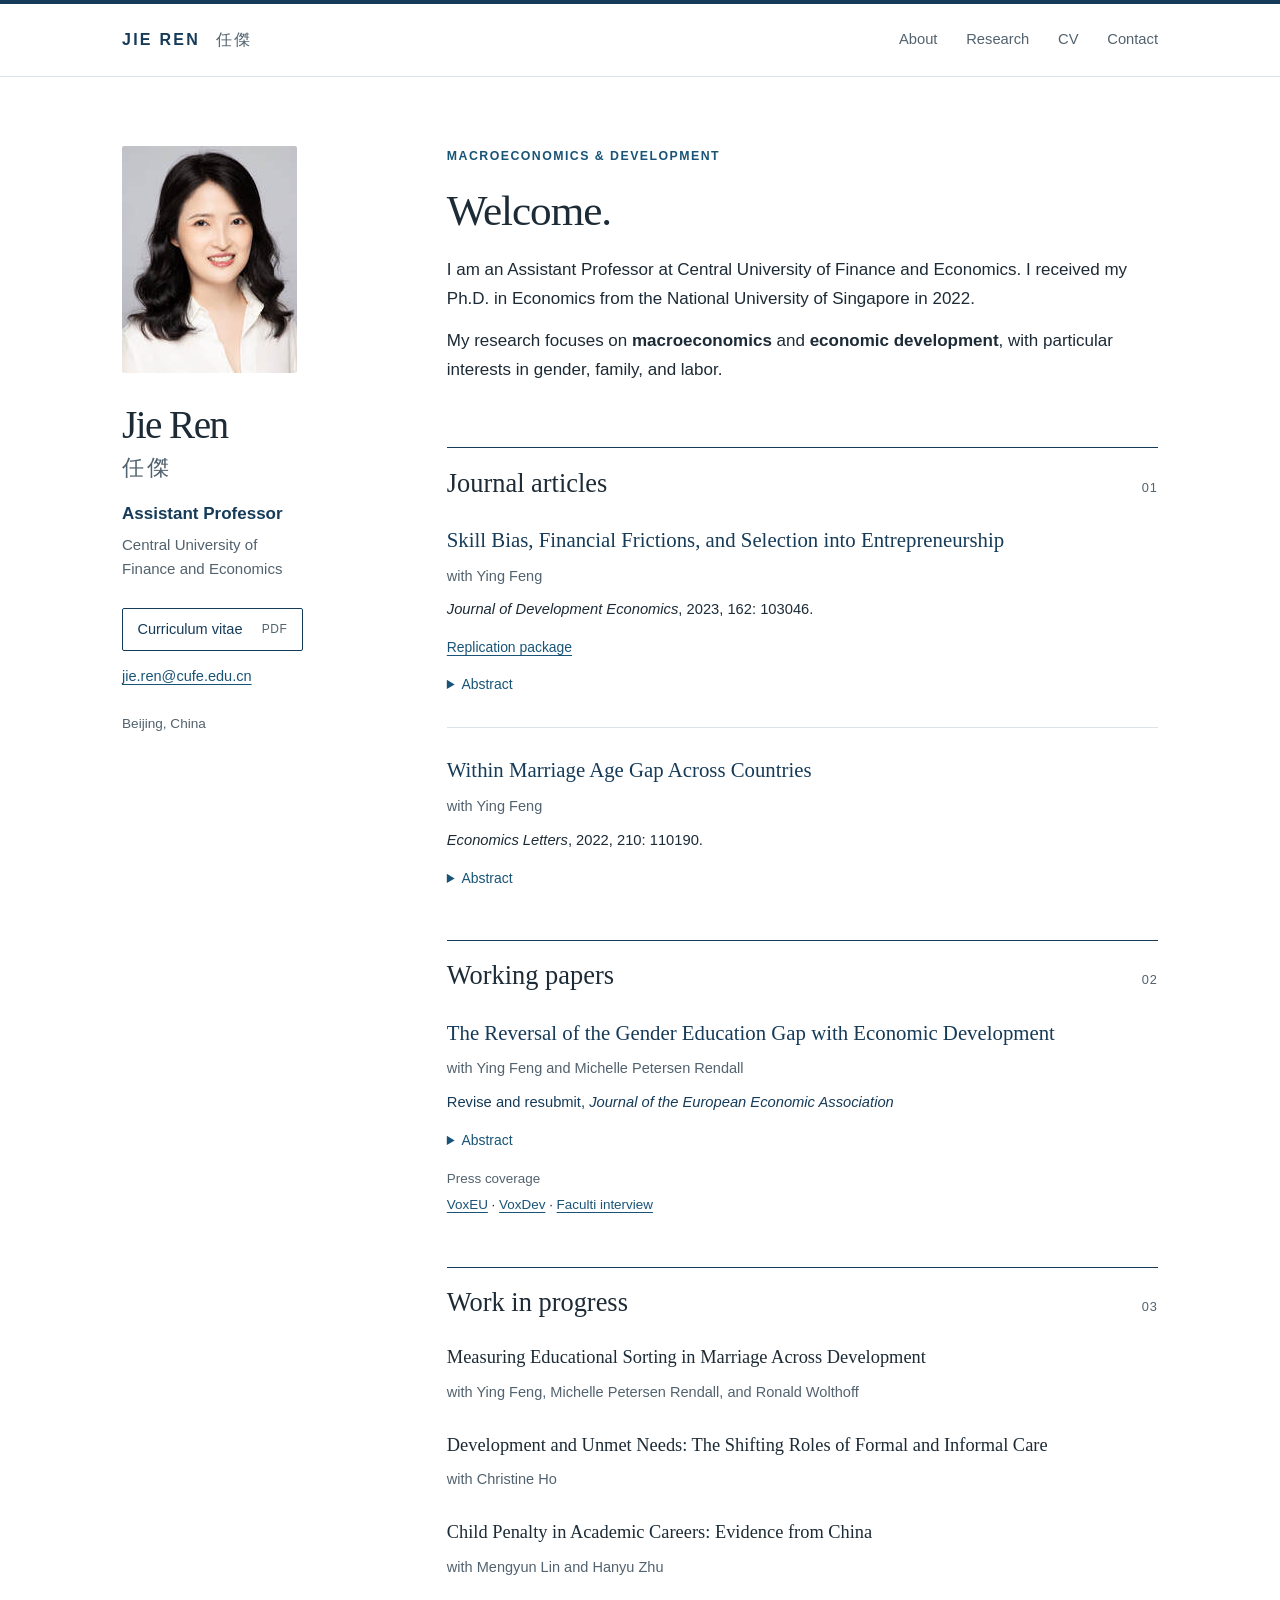
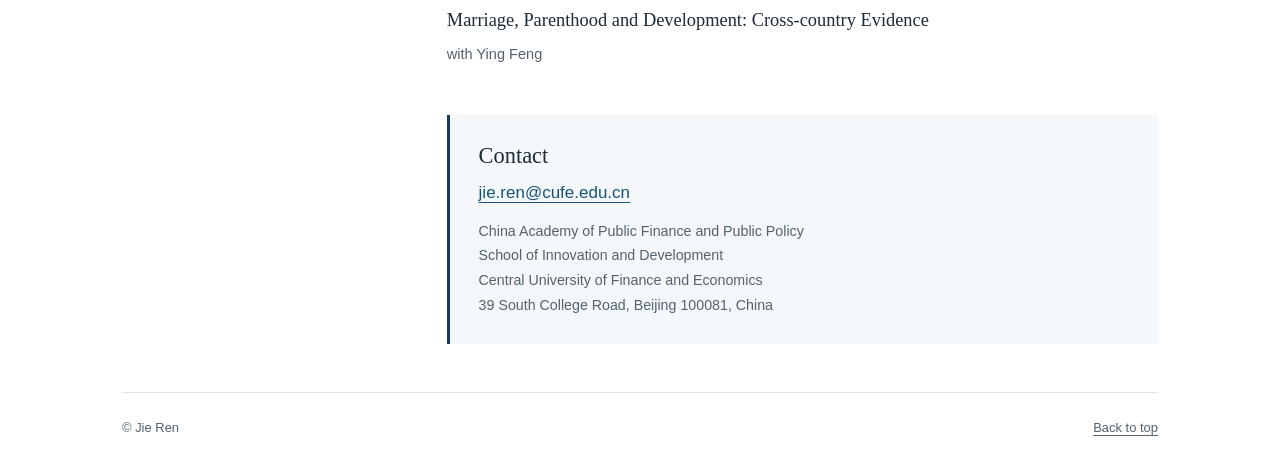
<file: index.html>
<!doctype html>
<html lang="en">
<head>
<meta charset="utf-8">
<meta name="viewport" content="width=device-width, initial-scale=1">
<title>Jie Ren | Economics</title>
<meta name="description" content="Jie Ren, Assistant Professor at Central University of Finance and Economics. Research in macroeconomics and economic development.">
<meta name="theme-color" content="#163b59">
<meta property="og:title" content="Jie Ren | Economics">
<meta property="og:description" content="Research in macroeconomics and economic development. Central University of Finance and Economics.">
<meta property="og:type" content="website">
<link rel="icon" href="favicon.svg" type="image/svg+xml">
<link rel="stylesheet" href="style.css">
</head>
<body>
<a class="skip-link" href="#main">Skip to content</a>
<header class="site-header"><div class="header-inner">
<a class="wordmark" href="./" aria-label="Jie Ren home">JIE REN <span lang="zh">任傑</span></a>
<nav aria-label="Main navigation"><a href="#about">About</a><a href="#research">Research</a><a href="cv-jie-ren.pdf">CV</a><a href="#contact">Contact</a></nav>
</div></header>
<main id="main" class="layout">
<aside class="profile" aria-label="Profile">
<img class="portrait" src="jie-ren.jpg" width="175" height="227" alt="Portrait of Jie Ren">
<h1>Jie Ren <span lang="zh">任傑</span></h1>
<p class="role">Assistant Professor</p>
<p class="affiliation">Central University of<br>Finance and Economics</p>
<div class="profile-links"><a class="cv-link" href="cv-jie-ren.pdf">Curriculum vitae <span>PDF</span></a><a class="email" href="mailto:jie.ren@cufe.edu.cn">jie.ren@cufe.edu.cn</a></div>
<p class="location">Beijing, China</p>
</aside>
<div class="content">
<section id="about" class="about" aria-labelledby="about-title">
<p class="eyebrow">MACROECONOMICS &amp; DEVELOPMENT</p>
<h2 id="about-title">Welcome.</h2>
<p>I am an Assistant Professor at Central University of Finance and Economics. I received my Ph.D. in Economics from the National University of Singapore in 2022.</p>
<p>My research focuses on <strong>macroeconomics</strong> and <strong>economic development</strong>, with particular interests in gender, family, and labor.</p>
</section>
<section id="research" aria-labelledby="research-title">
<div class="section-heading"><h2 id="research-title">Journal articles</h2><span>01</span></div>
<article class="paper">
<h3><a href="https://steg.cepr.org/publications/skill-bias-financial-frictions-and-selection-entrepreneurship">Skill Bias, Financial Frictions, and Selection into Entrepreneurship</a></h3>
<p class="authors">with <a href="https://sites.google.com/view/ying-feng/home">Ying Feng</a></p>
<p class="journal"><cite>Journal of Development Economics</cite>, 2023, 162: 103046.</p>
<div class="paper-links"><a href="replication-package.zip">Replication package</a></div>
<details><summary>Abstract</summary><p>Financial frictions adversely affect productivity by discouraging entrepreneurship, which is often measured by the self-employed. This paper distinguishes different types of self-employment when studying this question. Using micro data for 77 countries from all income levels, we show that employers’ labor shares are increasing with GDP per capita, whereas own-account employment (self-employed without employees) is decreasing. We also find almost universally negative selection on education into own-account status relative to wage workers and positive selection into employers. To quantitatively match these facts, we introduce skill-biased productivity progress across countries in an occupational choice model with financial frictions. Our model predicts an average of 19% output gains in low-income countries from removing financial frictions. In contrast, an alternative model with skill-neutral technological change cannot match the high own-account employment share in low-income countries, thus overestimating the output gains by 13 percentage points.</p></details>
</article>
<article class="paper">
<h3><a href="within-marriage-age-gap.pdf">Within Marriage Age Gap Across Countries</a></h3>
<p class="authors">with <a href="https://sites.google.com/view/ying-feng/home">Ying Feng</a></p>
<p class="journal"><cite>Economics Letters</cite>, 2022, 210: 110190.</p>
<details><summary>Abstract</summary><p>The age gap within marriage is one form of the gender gap. This paper uses micro data from 89 countries from all income levels to show that the marriage age gap decreases with development. We also show that this pattern is robust for both females and males after controlling for individual and country-level characteristics.</p></details>
</article>
</section>
<section aria-labelledby="working-title">
<div class="section-heading"><h2 id="working-title">Working papers</h2><span>02</span></div>
<article class="paper">
<h3><a href="gender-education-gap.pdf">The Reversal of the Gender Education Gap with Economic Development</a></h3>
<p class="authors">with <a href="https://sites.google.com/view/ying-feng/home">Ying Feng</a> and <a href="https://sites.google.com/site/mtrendall/">Michelle Petersen Rendall</a></p>
<p class="status">Revise and resubmit, <cite>Journal of the European Economic Association</cite></p>
<details><summary>Abstract</summary><p>The strikingly large gender education gap in low-income countries robustly narrows and reverses with economic development. To study the driving forces quantitatively, we propose a three-sector framework in which development features exogenous skill-biased technological change, structural change, gender-biased technological change, changes in marriage markets, and home productivity improvement. The model is parameterized to match contrasting labor market outcomes by education and gender across the development spectrum. Counterfactual exercises show that skill-biased technological change and structural change explain most of the narrowing gender education gap. Our model suggests that the marketization of services becomes important only after economies are sufficiently developed.</p></details>
<p class="coverage"><span>Press coverage</span> <a href="https://cepr.org/voxeu/columns/reversal-gender-education-gap-economic-development-cross-country-analysis">VoxEU</a> · <a href="https://voxdev.org/topic/education/reversal-gender-education-gap-economic-development-cross-country-analysis">VoxDev</a> · <a href="https://faculti.net/the-reversal-of-the-gender-education-gap-with-economic-development/">Faculti interview</a></p>
</article>
</section>
<section aria-labelledby="progress-title">
<div class="section-heading"><h2 id="progress-title">Work in progress</h2><span>03</span></div>
<article class="project"><h3>Measuring Educational Sorting in Marriage Across Development</h3><p class="authors">with <a href="https://sites.google.com/view/ying-feng/home">Ying Feng</a>, <a href="https://sites.google.com/site/mtrendall/">Michelle Petersen Rendall</a>, and <a href="http://www.individual.utoronto.ca/wolthoff/index.html">Ronald Wolthoff</a></p></article>
<article class="project"><h3>Development and Unmet Needs: The Shifting Roles of Formal and Informal Care</h3><p class="authors">with <a href="https://sites.google.com/site/christineho5/">Christine Ho</a></p></article>
<article class="project"><h3>Child Penalty in Academic Careers: Evidence from China</h3><p class="authors">with <a href="https://linmengyun.github.io/">Mengyun Lin</a> and <a href="https://www.hanyu-zhu.com/">Hanyu Zhu</a></p></article>
<article class="project"><h3>Marriage, Parenthood and Development: Cross-country Evidence</h3><p class="authors">with <a href="https://sites.google.com/view/ying-feng/home">Ying Feng</a></p></article>
</section>
<section id="contact" class="contact" aria-labelledby="contact-title"><h2 id="contact-title">Contact</h2><a href="mailto:jie.ren@cufe.edu.cn">jie.ren@cufe.edu.cn</a><p>China Academy of Public Finance and Public Policy<br>School of Innovation and Development<br>Central University of Finance and Economics<br>39 South College Road, Beijing 100081, China</p></section>
</div>
</main>
<footer><span>© Jie Ren</span><a href="#about">Back to top</a></footer>
</body>
</html>
</file>
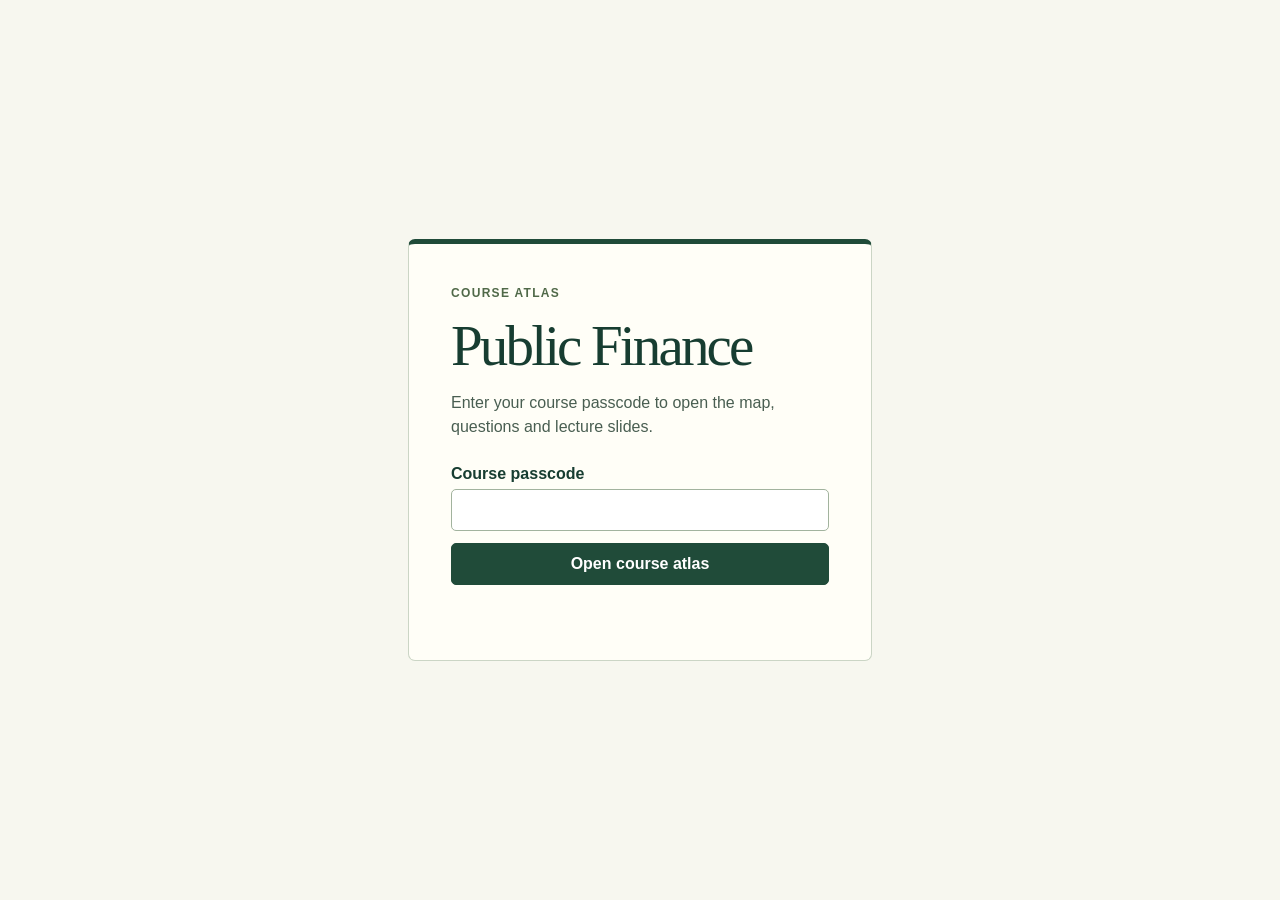
<file: public-finance/index.html>
<!doctype html>
<html lang="en"><head>
<meta charset="utf-8"><meta name="viewport" content="width=device-width,initial-scale=1">
<meta name="theme-color" content="#173e34"><meta name="referrer" content="no-referrer">
<title>Public Finance · Course Atlas</title>
<style>
:root{color-scheme:light;font-family:"Avenir Next",Arial,sans-serif;color:#173d31;background:#f7f7ef}
*{box-sizing:border-box}body{margin:0;min-height:100vh;display:grid;align-content:center;justify-items:center;padding:26px}
main{width:min(100%,464px);padding:clamp(24px,6vw,42px);border:1px solid #cbd5c5;border-top:5px solid #204b39;border-radius:7px;background:#fffef7}
.kicker{font-size:12px;font-weight:700;letter-spacing:.11em;text-transform:uppercase;color:#506948}
h1{font:normal clamp(36px,7vw,57px)/1.05 Georgia,serif;letter-spacing:-.05em;margin:16px 0}
p{font-size:16px;line-height:1.5;color:#495e51;margin:0 0 26px}
label{display:block;margin-bottom:6px;font-weight:650}input,button{font:inherit;border-radius:5px;padding:11px 13px;width:100%}
input{border:1px solid #a2b39e;color:inherit;background:white}button{margin-top:12px;color:white;background:#204b39;border:1px solid #204b39;cursor:pointer;font-weight:650}button:disabled{opacity:.7;cursor:progress}
:focus-visible{outline:3px solid #c58424;outline-offset:3px}#feedback{font-size:14px;margin:12px 0 0;min-height:21px}
</style></head><body>
<main><div class="kicker">Course atlas</div><h1>Public Finance</h1>
<p>Enter your course passcode to open the map, questions and lecture slides.</p>
<form id="gate" autocomplete="off"><label for="passcode">Course passcode</label>
<input id="passcode" type="password" autocomplete="off" autocapitalize="none" spellcheck="false" required>
<button type="submit">Open course atlas</button><p id="feedback" role="status" aria-live="polite"></p></form>
<noscript>Enable JavaScript to unlock the atlas.</noscript></main>
<script>
(() => {
  'use strict';
  const release = '835008563cd54cdd';
  const salt = Uint8Array.from(atob('wJ7FI9yXZR99xambOFWgwA=='), c => c.charCodeAt(0));
  const encoder = new TextEncoder();
  const gate = document.getElementById('gate');
  const input = document.getElementById('passcode');
  const button = gate.querySelector('button');
  const status = document.getElementById('feedback');
  const asset = name => new URL(name + '-' + release + '.bin', location.href).href;
  let mapPacket;

  // Each unlocked map gets a private in-memory link. Ordinary anchors can open it
// in another tab, including via the context menu, without sharing the passcode.
function createSlideLink(loadSlides) {
  const name = 'course-slides-' + crypto.randomUUID();
  const channel = new BroadcastChannel(name);
  let pdfLink;
  channel.onmessage = async ({data}) => {
    if (data?.type !== 'request' || typeof data.id !== 'string') return;
    channel.postMessage({id: data.id, type: 'loading'});
    try {
      if (!pdfLink) {
        // The map owns the PDF URL so the native viewer can reload or download it.
        // Concurrent slide tabs share a download. A failed download can be retried.
        pdfLink = Promise.resolve().then(loadSlides).then(blob => URL.createObjectURL(blob))
          .catch(error => { pdfLink = undefined; throw error; });
      }
      channel.postMessage({id: data.id, type: 'ready', url: await pdfLink});
    } catch {
      channel.postMessage({id: data.id, type: 'error'});
    }
  };

  // The function is included in the transient link document below. It runs
  // independently of window.opener (all slide links use rel="noopener").
  function openSlideTab(session) {
    const channel = new BroadcastChannel(session);
    const message = document.getElementById('message');
    const retry = document.getElementById('retry');
    const id = crypto.randomUUID();
    let timer;
    function showRetry(text) {
      message.textContent = text;
      retry.hidden = false;
    }
    function request() {
      clearTimeout(timer);
      retry.hidden = true;
      message.textContent = 'Opening lecture slides…';
      timer = setTimeout(() => showRetry('Reopen the course map, enter the passcode, and select the slide link again.'), 12000);
      channel.postMessage({id, type: 'request'});
    }
    channel.onmessage = ({data}) => {
      if (data?.id !== id) return;
      clearTimeout(timer);
      if (data.type === 'loading') {
        message.textContent = 'Loading lecture slides…';
        timer = setTimeout(() => showRetry('The slides are taking a while to load. Keep the course map open and try again.'), 60000);
      } else if (data.type === 'error') {
        showRetry('The slides could not be loaded. Check your connection and try again.');
      } else if (data.type === 'ready') {
        const page = /^#page=[1-9]\d*$/.test(location.hash) ? location.hash : '';
        channel.close();
        location.replace(data.url + page);
      }
    };
    retry.onclick = request;
    request();
  }

  const html = `<!doctype html><html lang="en"><head><meta charset="utf-8">
<meta name="viewport" content="width=device-width,initial-scale=1">
<title>Lecture slides · Public Finance</title>
<style>body{margin:10vh auto;padding:0 24px;max-width:34rem;color:#173d31;background:#f7f7ef;font:18px/1.5 system-ui}button{font:inherit;padding:4px 12px}</style></head>
<body><main><h1>Lecture slides</h1><p id="message" role="status">Opening lecture slides…</p>
<button id="retry" hidden>Try again</button></main>
<script>(${openSlideTab.toString()})(${JSON.stringify(name)})<\/script></body></html>`;
  return URL.createObjectURL(new Blob([html], {type: 'text/html;charset=utf-8'}));
}


  async function download(name) {
    const response = await fetch(asset(name));
    if (!response.ok) throw new Error('Course file unavailable');
    return new Uint8Array(await response.arrayBuffer());
  }

  async function unlockKey(password) {
    const material = await crypto.subtle.importKey('raw', password, 'PBKDF2', false, ['deriveKey']);
    return crypto.subtle.deriveKey({name:'PBKDF2', hash:'SHA-256', salt, iterations:600000},
      material, {name:'AES-GCM', length:256}, false, ['decrypt']);
  }

  function decrypt(key, label, packet) {
    return crypto.subtle.decrypt({name:'AES-GCM', iv:packet.subarray(0,12),
      additionalData:encoder.encode(release + '/' + label)}, key, packet.subarray(12));
  }

  function loadQuestionFigures(key) {
    const offsets = window.PF_FIGURES;
    const ready = new Map();
    const pendingImages = new WeakSet();
    let fullFile;
    async function fetchFigure(id) {
      const [start, length] = offsets[id];
      const end = start + length - 1;
      let packet;
      if (!fullFile) {
        const response = await fetch(asset('figures'), {headers:{Range:'bytes=' + start + '-' + end}});
        if (response.status === 206) {
          const range = response.headers.get('Content-Range') || '';
          if (!range.startsWith('bytes ' + start + '-' + end + '/')) throw new Error('Incomplete figure');
          packet = new Uint8Array(await response.arrayBuffer());
        } else if (response.status === 200) {
          // Some proxies return the entire file even when the browser asks for a range.
          fullFile = new Uint8Array(await response.arrayBuffer());
        } else throw new Error('Figure unavailable');
      }
      if (!packet) packet = fullFile.subarray(start, end + 1);
      if (packet.length !== length) { fullFile = undefined; throw new Error('Incomplete figure'); }
      const png = await decrypt(key, 'figure/' + id, packet);
      return URL.createObjectURL(new Blob([png], {type:'image/png'}));
    }
    async function show(img) {
      if (img.hasAttribute('src') || pendingImages.has(img)) return;
      pendingImages.add(img);
      const id = Number(img.dataset.pfFigure);
      if (!ready.has(id)) {
        ready.set(id, fetchFigure(id).catch(error => { ready.delete(id); throw error; }));
      }
      try {
        img.src = await ready.get(id);
      } catch {
        if (img.isConnected) {
          const retry = document.createElement('button');
          retry.textContent = 'Reload figure';
          retry.type = 'button';
          retry.onclick = () => { retry.remove(); show(img); };
          img.after(retry);
        }
      } finally { pendingImages.delete(img); }
    }
    const selector = 'img[data-pf-figure]';
    const scan = node => {
      if (node.nodeType !== 1) return;
      if (node.matches(selector)) show(node);
      else node.querySelectorAll(selector).forEach(show);
    };
    // Question cards are mounted when selected, including on direct question links.
    new MutationObserver(records => {
      for (const record of records) record.addedNodes.forEach(scan);
    }).observe(document.querySelector('main'), {childList:true, subtree:true});
    scan(document.querySelector('main'));
  }

  if (!window.crypto?.subtle || !window.DecompressionStream) {
    button.disabled = true;
    status.textContent = 'Use an up-to-date browser and open the HTTPS course address.';
    return;
  }
  gate.addEventListener('submit', async event => {
    event.preventDefault();
    if (button.disabled) return;
    button.disabled = true;
    status.textContent = 'Opening the course map…';
    const password = encoder.encode(input.value);
    input.value = '';
    try {
      mapPacket ||= download('map').catch(error => { mapPacket = null; throw error; });
      const [key, packet] = await Promise.all([unlockKey(password), mapPacket]);
      const compressed = await decrypt(key, 'map', packet);
      const stream = new Blob([compressed]).stream().pipeThrough(new DecompressionStream('gzip'));
      const html = await new Response(stream).text();
      const viewer = createSlideLink(async () => {
        const bytes = await decrypt(key, 'slides', await download('slides'));
        return new Blob([bytes], {type:'application/pdf'});
      });
      mapPacket = null;
      document.open();
      document.write(html.replaceAll('__PF_ATLAS_SLIDES_BLOB__', viewer));
      document.close();
      loadQuestionFigures(key);
    } catch (error) {
      status.textContent = error.name === 'OperationError' ? 'The passcode did not unlock this course. Try again.'
        : 'The course map could not be opened. Try again or reload the page.';
      button.disabled = false;
      input.focus();
    } finally {
      password.fill(0);
    }
  });
})();
</script></body></html>
</file>
<file: style.css>
:root{color-scheme:light;--ink:#1d2b36;--navy:#163b59;--muted:#52626e;--line:#dce3e8;--accent:#185477;--soft:#f5f8fa}
*{box-sizing:border-box}html{scroll-behavior:smooth;scroll-padding-top:7rem}body{margin:0;background:#fff;color:var(--ink);font:17px/1.7 -apple-system,BlinkMacSystemFont,"Segoe UI",Arial,sans-serif}a{color:var(--accent);text-decoration-thickness:1px;text-underline-offset:.22em}a:hover{color:#0b2d43;text-decoration:underline}a:focus-visible,summary:focus-visible{outline:3px solid #bd8038;outline-offset:5px}h1,h2,h3,p{margin:0}h1,h2,h3{font-family:Georgia,"Times New Roman",serif;font-weight:400}h1{font-size:2.45rem;line-height:1.25;letter-spacing:-.04em}h1 span{display:block;font-family:serif;font-size:1.35rem;letter-spacing:.14em;margin-top:.35rem;color:var(--muted)}h2{font-size:1.65rem;line-height:1.3}h3{font-size:1.3rem;line-height:1.45}h3 a{color:var(--navy);text-decoration:none}strong{font-weight:600}.site-header{border-top:4px solid var(--navy);border-bottom:1px solid var(--line);background:#fff}.header-inner{max-width:1100px;margin:auto;display:flex;justify-content:space-between;align-items:center;gap:2rem;padding:1.4rem 2rem}.wordmark{font-size:1rem;letter-spacing:.14em;font-weight:650;color:var(--navy);text-decoration:none;white-space:nowrap}.wordmark span{font-weight:400;letter-spacing:.12em;margin-left:.6rem;color:var(--muted)}nav{display:flex;gap:1.8rem;flex-wrap:wrap}nav a{color:var(--muted);text-decoration:none;font-size:.92rem}.layout{max-width:1100px;margin:0 auto;padding:4.3rem 2rem 3rem;display:grid;grid-template-columns:240px minmax(0,1fr);gap:5.3rem}.profile{align-self:start;position:sticky;top:2rem}.portrait{display:block;width:175px;height:227px;object-fit:cover;margin-bottom:1.7rem;border-radius:2px}.role{margin-top:1.15rem;color:var(--navy);font-weight:550}.affiliation{font-size:.94rem;line-height:1.6;margin-top:.25rem;color:var(--muted)}.profile-links{margin-top:1.7rem;display:flex;flex-direction:column;align-items:flex-start;gap:.85rem}.cv-link{display:inline-flex;align-items:center;gap:1.2rem;padding:.5rem .9rem;border:1px solid var(--navy);border-radius:2px;text-decoration:none;font-size:.91rem;color:var(--navy)}.cv-link:hover{background:var(--soft)}.cv-link span{font-size:.75rem;letter-spacing:.05em;color:var(--muted)}.email{font-size:.91rem;overflow-wrap:anywhere}.location{color:var(--muted);font-size:.85rem;margin-top:1.4rem}.eyebrow{font-size:.77rem;letter-spacing:.12em;color:var(--accent);font-weight:600;margin-bottom:1rem}.about{padding-bottom:2.7rem}.about h2{font-size:2.7rem;letter-spacing:-.025em;margin-bottom:1.1rem}.about p:not(.eyebrow){margin-top:.8rem}.section-heading{display:flex;justify-content:space-between;align-items:baseline;border-top:1px solid var(--navy);padding-top:1.1rem;margin-top:1.2rem;margin-bottom:1.55rem;gap:1rem}.section-heading span{font-size:.8rem;letter-spacing:.08em;color:var(--muted)}.paper{padding-bottom:1.9rem;margin-bottom:1.7rem;border-bottom:1px solid var(--line)}.paper:last-child{border-bottom:0;margin-bottom:.6rem}.authors{font-size:.91rem;color:var(--muted);margin-top:.55rem}.authors a{text-decoration:none;color:inherit}.authors a:hover{text-decoration:underline}.journal,.status{font-size:.92rem;margin-top:.55rem}.status{color:var(--navy)}.paper-links{display:flex;flex-wrap:wrap;gap:1.2rem;font-size:.87rem;margin-top:.85rem}details{margin-top:.85rem;font-size:.94rem}summary{cursor:pointer;width:fit-content;color:var(--accent);font-size:.87rem}details p{margin-top:.75rem;padding:.2rem 0 .2rem 1rem;border-left:2px solid var(--line);line-height:1.75}.coverage{font-size:.84rem;margin-top:1rem}.coverage span{display:block;color:var(--muted);margin-bottom:.2rem}.project{margin-bottom:1.7rem}.project h3{font-size:1.15rem}.contact{margin-top:3rem;background:var(--soft);padding:1.6rem 1.8rem;border-left:3px solid var(--navy)}.contact h2{font-size:1.4rem;margin-bottom:.6rem}.contact p{font-size:.89rem;line-height:1.75;color:var(--muted);margin-top:.65rem}footer{max-width:1036px;margin:auto;padding:1.5rem 0 2rem;border-top:1px solid var(--line);display:flex;justify-content:space-between;font-size:.81rem;color:var(--muted)}footer a{color:inherit}.skip-link{position:absolute;left:1rem;top:-5rem;background:#fff;padding:.5rem;z-index:5}.skip-link:focus{top:1rem}
@media(max-width:900px){.layout{gap:3rem;grid-template-columns:210px minmax(0,1fr)}footer{margin:0 2rem}}
@media(max-width:680px){html{scroll-padding-top:1.5rem}.header-inner{padding:1.1rem 1.25rem;display:block}.wordmark{display:block;margin-bottom:.8rem}nav{gap:1.5rem}.layout{display:block;padding:2rem 1.25rem}.profile{position:static;display:flow-root;padding-bottom:2rem;margin-bottom:2rem;border-bottom:1px solid var(--line)}.portrait{float:right;width:112px;height:auto;margin:0 0 1rem 1rem}h1{font-size:2.1rem}.profile h1 span{font-size:1.1rem}.role{margin-top:1rem}.affiliation{font-size:.9rem}.profile-links{clear:both;padding-top:1.1rem;margin-top:0;gap:.7rem}.location{margin-top:.8rem}.about{padding-bottom:1.6rem}.about h2{font-size:2.2rem}.section-heading h2{font-size:1.5rem}.contact{padding:1.3rem}footer{margin:0 1.25rem}h3{font-size:1.2rem}}
@media(prefers-reduced-motion:reduce){html{scroll-behavior:auto}}
@media print{.site-header,footer,.skip-link{display:none}.layout{display:block;padding:0}.profile{position:static;margin-bottom:2rem}.portrait{float:right}.content{clear:both}details:not([open])>p{display:block}a{color:#000}.paper,.project{break-inside:avoid}.contact{background:none}}
</file>
